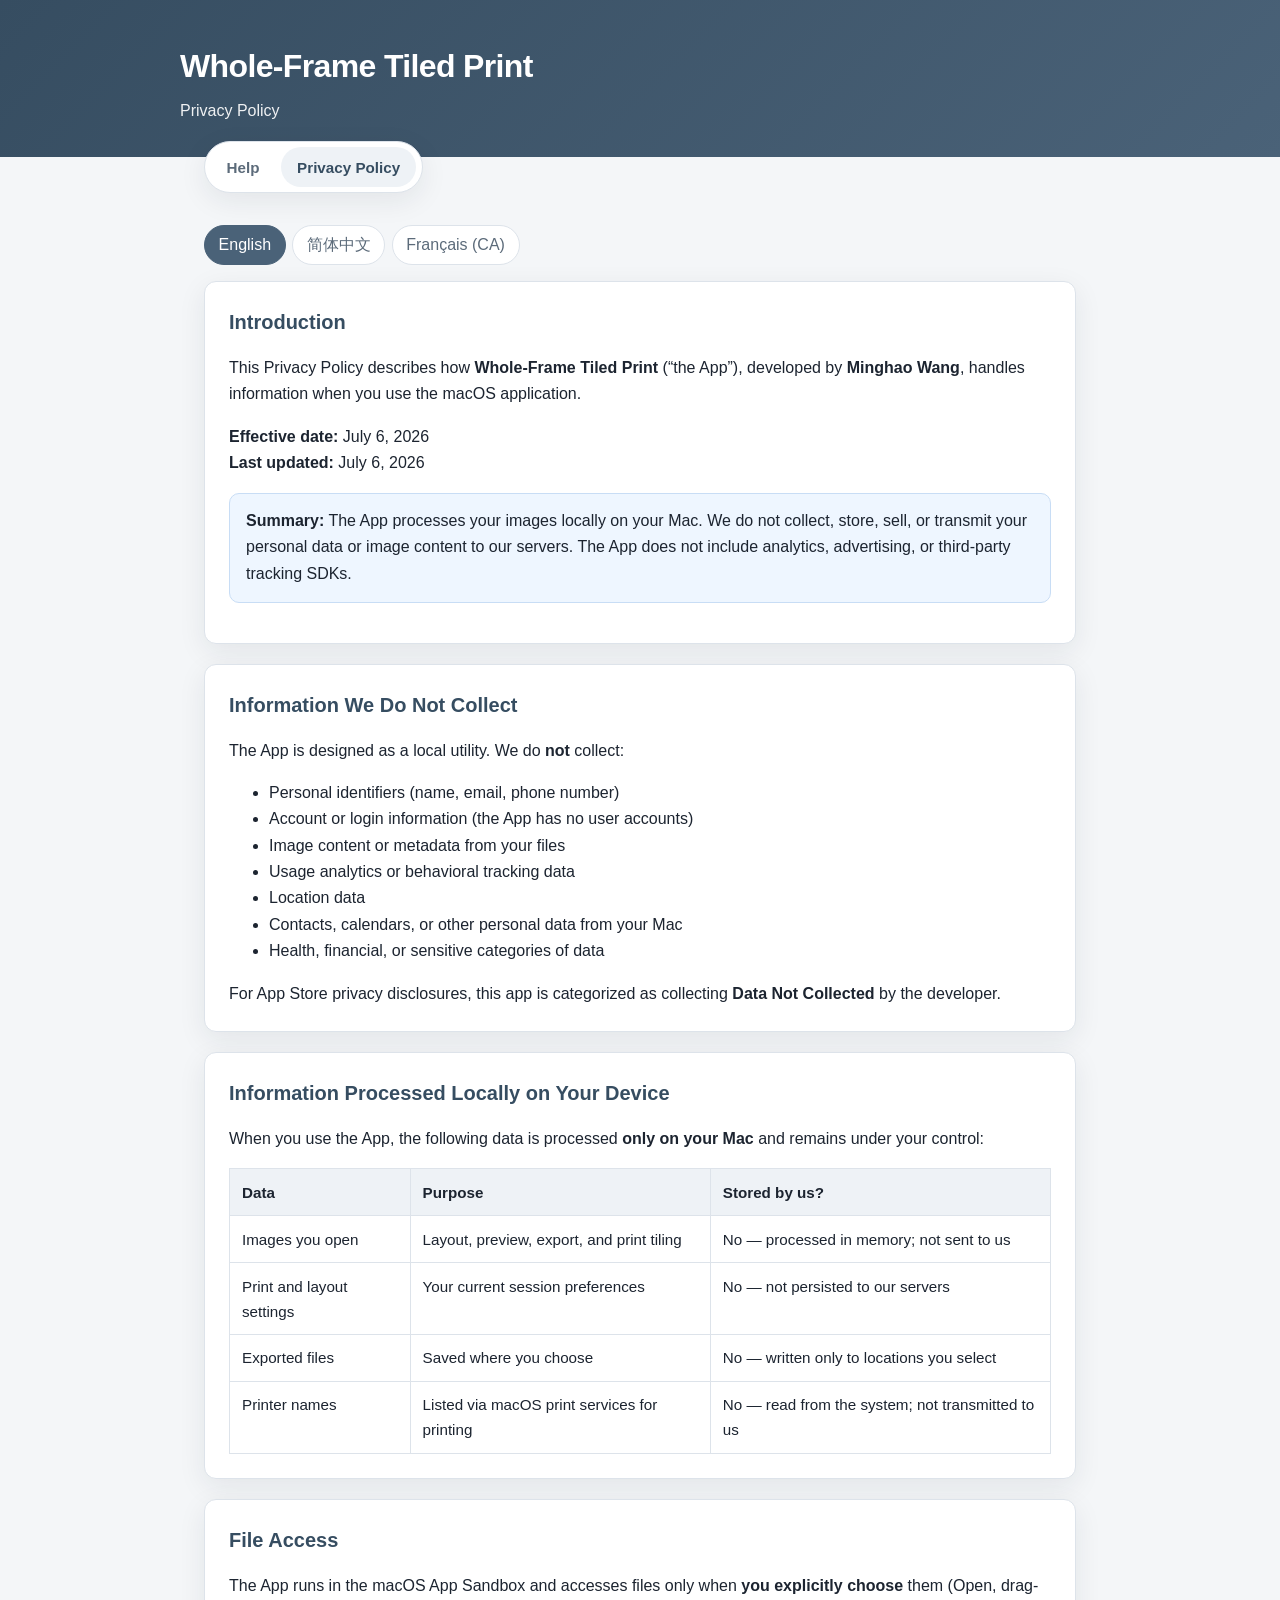
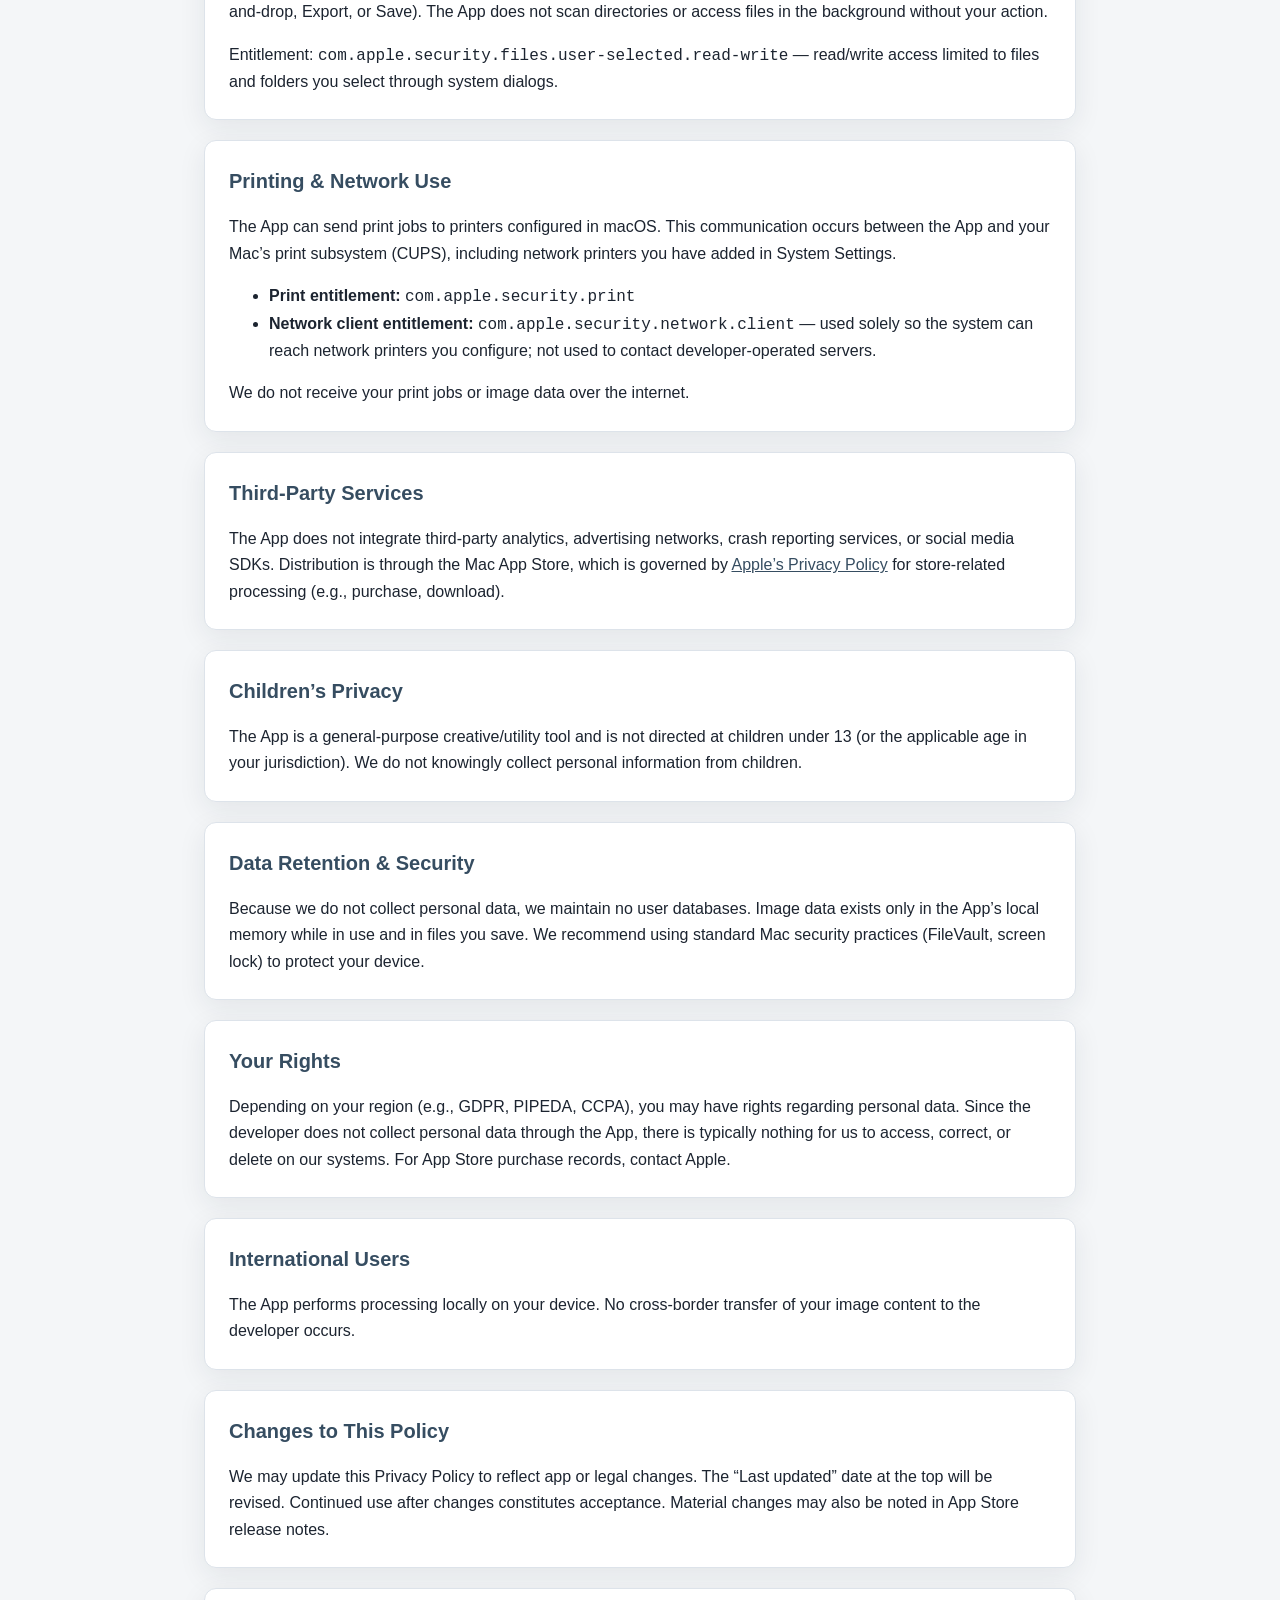
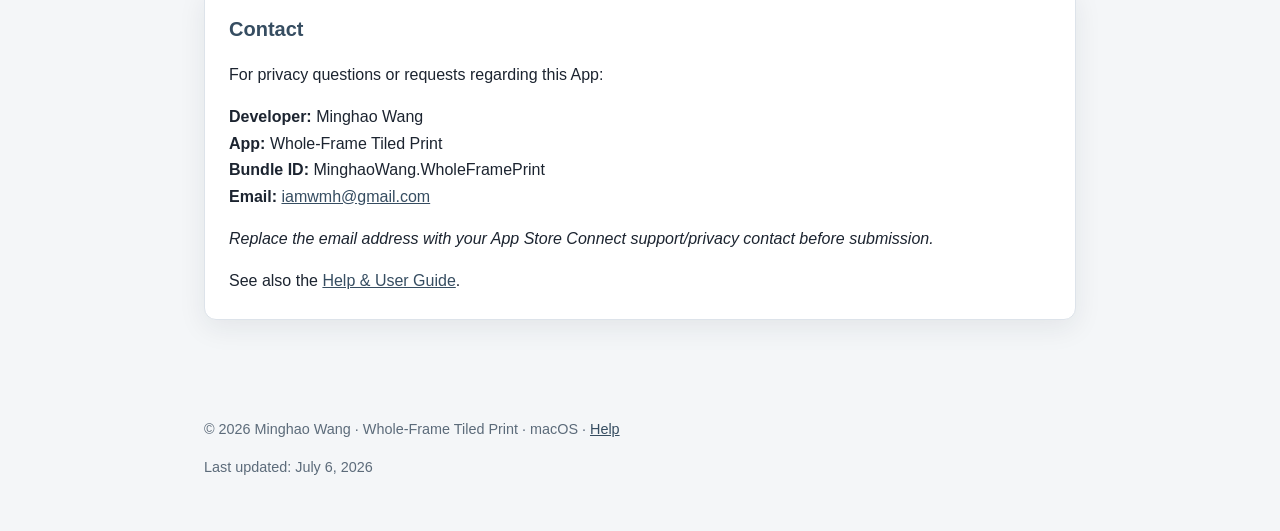
<file: docs/privacy.html>
<!DOCTYPE html>
<html lang="en">
<head>
  <meta charset="utf-8">
  <meta name="viewport" content="width=device-width, initial-scale=1">
  <meta name="description" content="Privacy Policy for Whole-Frame Tiled Print — local image processing, no data collection.">
  <title>Privacy Policy — Whole-Frame Tiled Print</title>
  <link rel="stylesheet" href="styles.css">
</head>
<body>
  <header class="site-header">
    <div class="wrap">
      <h1>Whole-Frame Tiled Print</h1>
      <p id="header-subtitle">Privacy Policy</p>
    </div>
  </header>

  <nav class="top-nav" aria-label="Site">
    <ul>
      <li><a href="index.html">Help</a></li>
      <li><a href="privacy.html" class="active">Privacy Policy</a></li>
    </ul>
  </nav>

  <main>
    <div class="lang-tabs" role="tablist" aria-label="Language">
      <button type="button" class="active" data-lang="en" aria-selected="true">English</button>
      <button type="button" data-lang="zh" aria-selected="false">简体中文</button>
      <button type="button" data-lang="fr" aria-selected="false">Français (CA)</button>
    </div>

    <!-- English -->
    <div class="lang-panel active" id="panel-en" lang="en">
      <section class="card">
        <h2>Introduction</h2>
        <p>This Privacy Policy describes how <strong>Whole-Frame Tiled Print</strong> (“the App”), developed by <strong>Minghao Wang</strong>, handles information when you use the macOS application.</p>
        <p><strong>Effective date:</strong> July 6, 2026<br>
        <strong>Last updated:</strong> July 6, 2026</p>
        <div class="notice"><strong>Summary:</strong> The App processes your images locally on your Mac. We do not collect, store, sell, or transmit your personal data or image content to our servers. The App does not include analytics, advertising, or third-party tracking SDKs.</div>
      </section>

      <section class="card">
        <h2>Information We Do Not Collect</h2>
        <p>The App is designed as a local utility. We do <strong>not</strong> collect:</p>
        <ul>
          <li>Personal identifiers (name, email, phone number)</li>
          <li>Account or login information (the App has no user accounts)</li>
          <li>Image content or metadata from your files</li>
          <li>Usage analytics or behavioral tracking data</li>
          <li>Location data</li>
          <li>Contacts, calendars, or other personal data from your Mac</li>
          <li>Health, financial, or sensitive categories of data</li>
        </ul>
        <p>For App Store privacy disclosures, this app is categorized as collecting <strong>Data Not Collected</strong> by the developer.</p>
      </section>

      <section class="card">
        <h2>Information Processed Locally on Your Device</h2>
        <p>When you use the App, the following data is processed <strong>only on your Mac</strong> and remains under your control:</p>
        <table>
          <thead><tr><th>Data</th><th>Purpose</th><th>Stored by us?</th></tr></thead>
          <tbody>
            <tr><td>Images you open</td><td>Layout, preview, export, and print tiling</td><td>No — processed in memory; not sent to us</td></tr>
            <tr><td>Print and layout settings</td><td>Your current session preferences</td><td>No — not persisted to our servers</td></tr>
            <tr><td>Exported files</td><td>Saved where you choose</td><td>No — written only to locations you select</td></tr>
            <tr><td>Printer names</td><td>Listed via macOS print services for printing</td><td>No — read from the system; not transmitted to us</td></tr>
          </tbody>
        </table>
      </section>

      <section class="card">
        <h2>File Access</h2>
        <p>The App runs in the macOS App Sandbox and accesses files only when <strong>you explicitly choose</strong> them (Open, drag-and-drop, Export, or Save). The App does not scan directories or access files in the background without your action.</p>
        <p>Entitlement: <code>com.apple.security.files.user-selected.read-write</code> — read/write access limited to files and folders you select through system dialogs.</p>
      </section>

      <section class="card">
        <h2>Printing &amp; Network Use</h2>
        <p>The App can send print jobs to printers configured in macOS. This communication occurs between the App and your Mac’s print subsystem (CUPS), including network printers you have added in System Settings.</p>
        <ul>
          <li><strong>Print entitlement:</strong> <code>com.apple.security.print</code></li>
          <li><strong>Network client entitlement:</strong> <code>com.apple.security.network.client</code> — used solely so the system can reach network printers you configure; not used to contact developer-operated servers.</li>
        </ul>
        <p>We do not receive your print jobs or image data over the internet.</p>
      </section>

      <section class="card">
        <h2>Third-Party Services</h2>
        <p>The App does not integrate third-party analytics, advertising networks, crash reporting services, or social media SDKs. Distribution is through the Mac App Store, which is governed by <a href="https://www.apple.com/legal/privacy/" rel="noopener noreferrer">Apple’s Privacy Policy</a> for store-related processing (e.g., purchase, download).</p>
      </section>

      <section class="card">
        <h2>Children’s Privacy</h2>
        <p>The App is a general-purpose creative/utility tool and is not directed at children under 13 (or the applicable age in your jurisdiction). We do not knowingly collect personal information from children.</p>
      </section>

      <section class="card">
        <h2>Data Retention &amp; Security</h2>
        <p>Because we do not collect personal data, we maintain no user databases. Image data exists only in the App’s local memory while in use and in files you save. We recommend using standard Mac security practices (FileVault, screen lock) to protect your device.</p>
      </section>

      <section class="card">
        <h2>Your Rights</h2>
        <p>Depending on your region (e.g., GDPR, PIPEDA, CCPA), you may have rights regarding personal data. Since the developer does not collect personal data through the App, there is typically nothing for us to access, correct, or delete on our systems. For App Store purchase records, contact Apple.</p>
      </section>

      <section class="card">
        <h2>International Users</h2>
        <p>The App performs processing locally on your device. No cross-border transfer of your image content to the developer occurs.</p>
      </section>

      <section class="card">
        <h2>Changes to This Policy</h2>
        <p>We may update this Privacy Policy to reflect app or legal changes. The “Last updated” date at the top will be revised. Continued use after changes constitutes acceptance. Material changes may also be noted in App Store release notes.</p>
      </section>

      <section class="card">
        <h2>Contact</h2>
        <p>For privacy questions or requests regarding this App:</p>
        <p><strong>Developer:</strong> Minghao Wang<br>
        <strong>App:</strong> Whole-Frame Tiled Print<br>
        <strong>Bundle ID:</strong> MinghaoWang.WholeFramePrint<br>
        <strong>Email:</strong> <a href="mailto:iamwmh@gmail.com">iamwmh@gmail.com</a></p>
        <p><em>Replace the email address with your App Store Connect support/privacy contact before submission.</em></p>
        <p>See also the <a href="index.html">Help &amp; User Guide</a>.</p>
      </section>
    </div>

    <!-- 简体中文 -->
    <div class="lang-panel" id="panel-zh" lang="zh-Hans">
      <section class="card">
        <h2>引言</h2>
        <p>本隐私政策说明 <strong>整幅拼接打印（Whole-Frame Tiled Print）</strong>（开发者：<strong>Minghao Wang</strong>）如何处理您使用本 macOS 应用时的相关信息。</p>
        <p><strong>生效日期：</strong>2026 年 7 月 6 日<br>
        <strong>最后更新：</strong>2026 年 7 月 6 日</p>
        <div class="notice"><strong>摘要：</strong>本应用在您的 Mac 上本地处理图片。我们不会收集、存储、出售或向服务器传输您的个人数据或图片内容。本应用不包含分析、广告或第三方追踪 SDK。</div>
      </section>

      <section class="card">
        <h2>我们不收集的信息</h2>
        <ul>
          <li>个人身份信息（姓名、电子邮件、电话）</li>
          <li>账户或登录信息（本应用无用户账户）</li>
          <li>您文件中的图片内容或元数据</li>
          <li>使用分析或行为追踪数据</li>
          <li>位置、通讯录、日历等个人数据</li>
        </ul>
        <p>在 App Store 隐私披露中，本应用属于开发者<strong>不收集数据</strong>类别。</p>
      </section>

      <section class="card">
        <h2>仅在设备本地处理的信息</h2>
        <table>
          <thead><tr><th>数据</th><th>用途</th><th>是否上传至开发者</th></tr></thead>
          <tbody>
            <tr><td>您打开的图片</td><td>拼版、预览、导出、打印</td><td>否</td></tr>
            <tr><td>打印与布局设置</td><td>当前会话偏好</td><td>否</td></tr>
            <tr><td>导出文件</td><td>保存至您选择的位置</td><td>否</td></tr>
            <tr><td>打印机名称</td><td>通过系统打印服务列出</td><td>否</td></tr>
          </tbody>
        </table>
      </section>

      <section class="card">
        <h2>文件访问</h2>
        <p>应用在 macOS 沙盒中运行，仅当您通过打开、拖放、导出或保存<strong>明确选择</strong>文件或文件夹时才访问。不会在后台扫描目录。</p>
      </section>

      <section class="card">
        <h2>打印与网络</h2>
        <p>应用可将打印任务发送至您在 macOS 系统设置中配置的打印机（含网络打印机）。通信仅在应用与系统打印子系统（CUPS）之间进行，<strong>不会</strong>将图片上传至开发者服务器。网络客户端权限仅用于系统连接您配置的网络打印机。</p>
      </section>

      <section class="card">
        <h2>第三方服务</h2>
        <p>本应用未集成第三方分析、广告或社交 SDK。通过 Mac App Store 分发时，购买与下载等由 Apple 按其隐私政策处理。</p>
      </section>

      <section class="card">
        <h2>儿童隐私</h2>
        <p>本应用为通用工具，并非面向 13 岁以下儿童，我们不会故意收集儿童个人信息。</p>
      </section>

      <section class="card">
        <h2>您的权利</h2>
        <p>由于开发者不通过本应用收集个人数据，通常无需向我们请求访问、更正或删除。App Store 购买记录请联系 Apple。</p>
      </section>

      <section class="card">
        <h2>政策变更</h2>
        <p>我们可能更新本政策，并在页首更新日期。重大变更亦可能在 App Store 发行说明中注明。</p>
      </section>

      <section class="card">
        <h2>联系方式</h2>
        <p><strong>开发者：</strong>Minghao Wang<br>
        <strong>Bundle ID：</strong>MinghaoWang.WholeFramePrint<br>
        <strong>电子邮件：</strong> <a href="mailto:iamwmh@gmail.com">iamwmh@gmail.com</a></p>
        <p>请参阅 <a href="index.html">帮助与用户指南</a>。</p>
      </section>
    </div>

    <!-- Français (Canada) -->
    <div class="lang-panel" id="panel-fr" lang="fr-CA">
      <section class="card">
        <h2>Introduction</h2>
        <p>Cette Politique de confidentialité décrit comment <strong>Whole-Frame Tiled Print</strong>, développée par <strong>Minghao Wang</strong>, traite les renseignements lorsque vous utilisez l'application macOS.</p>
        <p><strong>Date d'entrée en vigueur :</strong> 6 juillet 2026<br>
        <strong>Dernière mise à jour :</strong> 6 juillet 2026</p>
        <div class="notice"><strong>Résumé :</strong> L'application traite vos images localement sur votre Mac. Nous ne collectons, ne stockons ni ne transmettons vos données personnelles ou le contenu de vos images à nos serveurs. Aucune analytique, publicité ou SDK de suivi tiers.</div>
      </section>

      <section class="card">
        <h2>Renseignements que nous ne collectons pas</h2>
        <ul>
          <li>Identifiants personnels, comptes ou connexion</li>
          <li>Contenu ou métadonnées de vos images</li>
          <li>Données d'analyse ou de suivi comportemental</li>
          <li>Données de localisation ou autres données personnelles</li>
        </ul>
        <p>Pour l'App Store : <strong>Données non collectées</strong> par le développeur.</p>
      </section>

      <section class="card">
        <h2>Traitement local sur votre appareil</h2>
        <p>Les images, paramètres d'impression et fichiers exportés sont traités uniquement sur votre Mac et ne nous sont pas transmis.</p>
      </section>

      <section class="card">
        <h2>Accès aux fichiers</h2>
        <p>L'application fonctionne dans le bac à sable macOS et n'accède aux fichiers que lorsque vous les sélectionnez explicitement.</p>
      </section>

      <section class="card">
        <h2>Impression et réseau</h2>
        <p>L'impression utilise les services système (CUPS), y compris les imprimantes réseau que vous configurez. L'accès réseau client sert uniquement à cette communication système, pas à contacter nos serveurs.</p>
      </section>

      <section class="card">
        <h2>Services tiers</h2>
        <p>Aucune analytique, publicité ou SDK social tiers. La distribution via le Mac App Store est régie par la politique de confidentialité d'Apple.</p>
      </section>

      <section class="card">
        <h2>Enfants</h2>
        <p>L'application n'est pas destinée aux enfants de moins de 13 ans et ne collecte pas sciemment leurs renseignements.</p>
      </section>

      <section class="card">
        <h2>Contact</h2>
        <p><strong>Développeur :</strong> Minghao Wang<br>
        <strong>Courriel :</strong> <a href="mailto:iamwmh@gmail.com">iamwmh@gmail.com</a></p>
        <p>Consultez l'<a href="index.html">Aide</a>.</p>
      </section>
    </div>
  </main>

  <footer class="site-footer">
    <p>© 2026 Minghao Wang · Whole-Frame Tiled Print · macOS · <a href="index.html">Help</a></p>
    <p>Last updated: July 6, 2026</p>
  </footer>

  <script>
    const tabs = document.querySelectorAll('.lang-tabs button');
    const panels = { en: document.getElementById('panel-en'), zh: document.getElementById('panel-zh'), fr: document.getElementById('panel-fr') };
    const subtitles = { en: 'Privacy Policy', zh: '隐私政策', fr: 'Politique de confidentialité' };
    tabs.forEach(btn => btn.addEventListener('click', () => {
      const lang = btn.dataset.lang;
      tabs.forEach(b => { b.classList.toggle('active', b === btn); b.setAttribute('aria-selected', b === btn); });
      Object.entries(panels).forEach(([k, p]) => p.classList.toggle('active', k === lang));
      document.getElementById('header-subtitle').textContent = subtitles[lang];
      document.documentElement.lang = lang === 'zh' ? 'zh-Hans' : lang === 'fr' ? 'fr-CA' : 'en';
    }));
  </script>
</body>
</html>
</file>
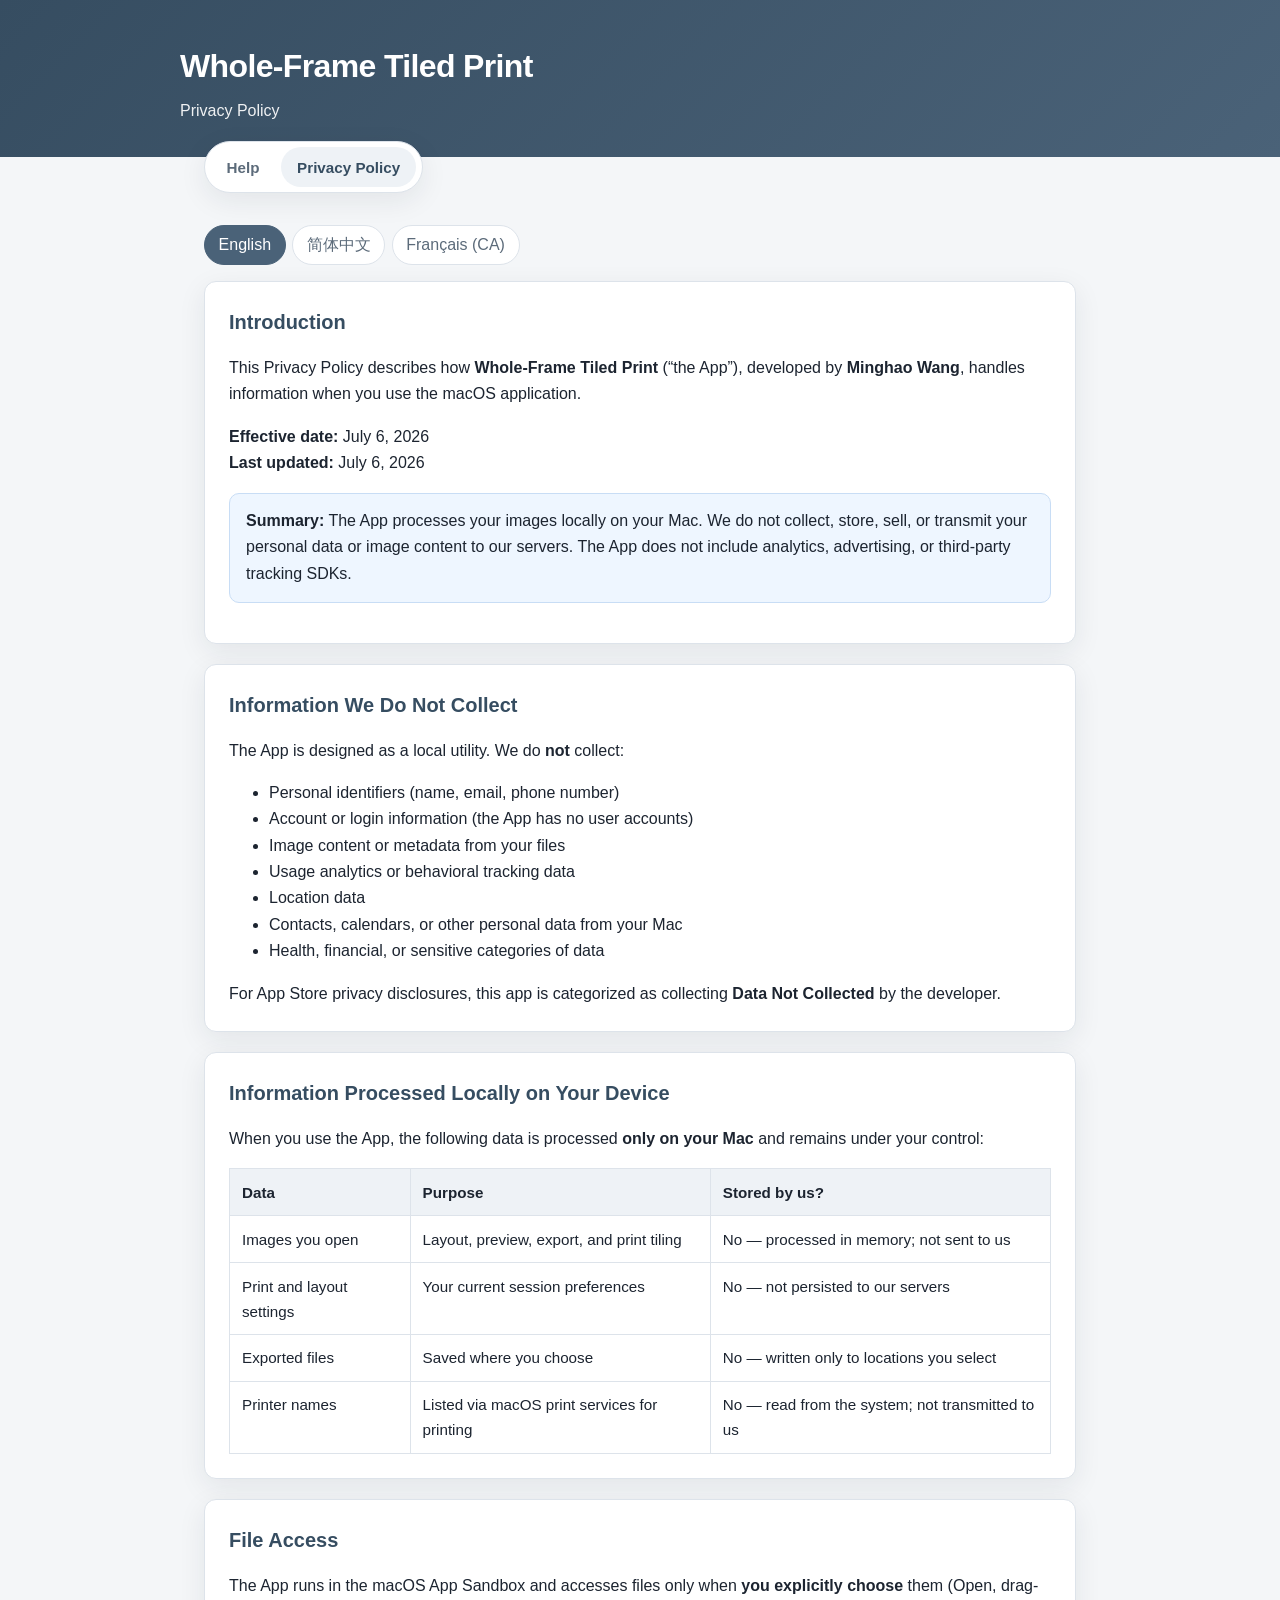
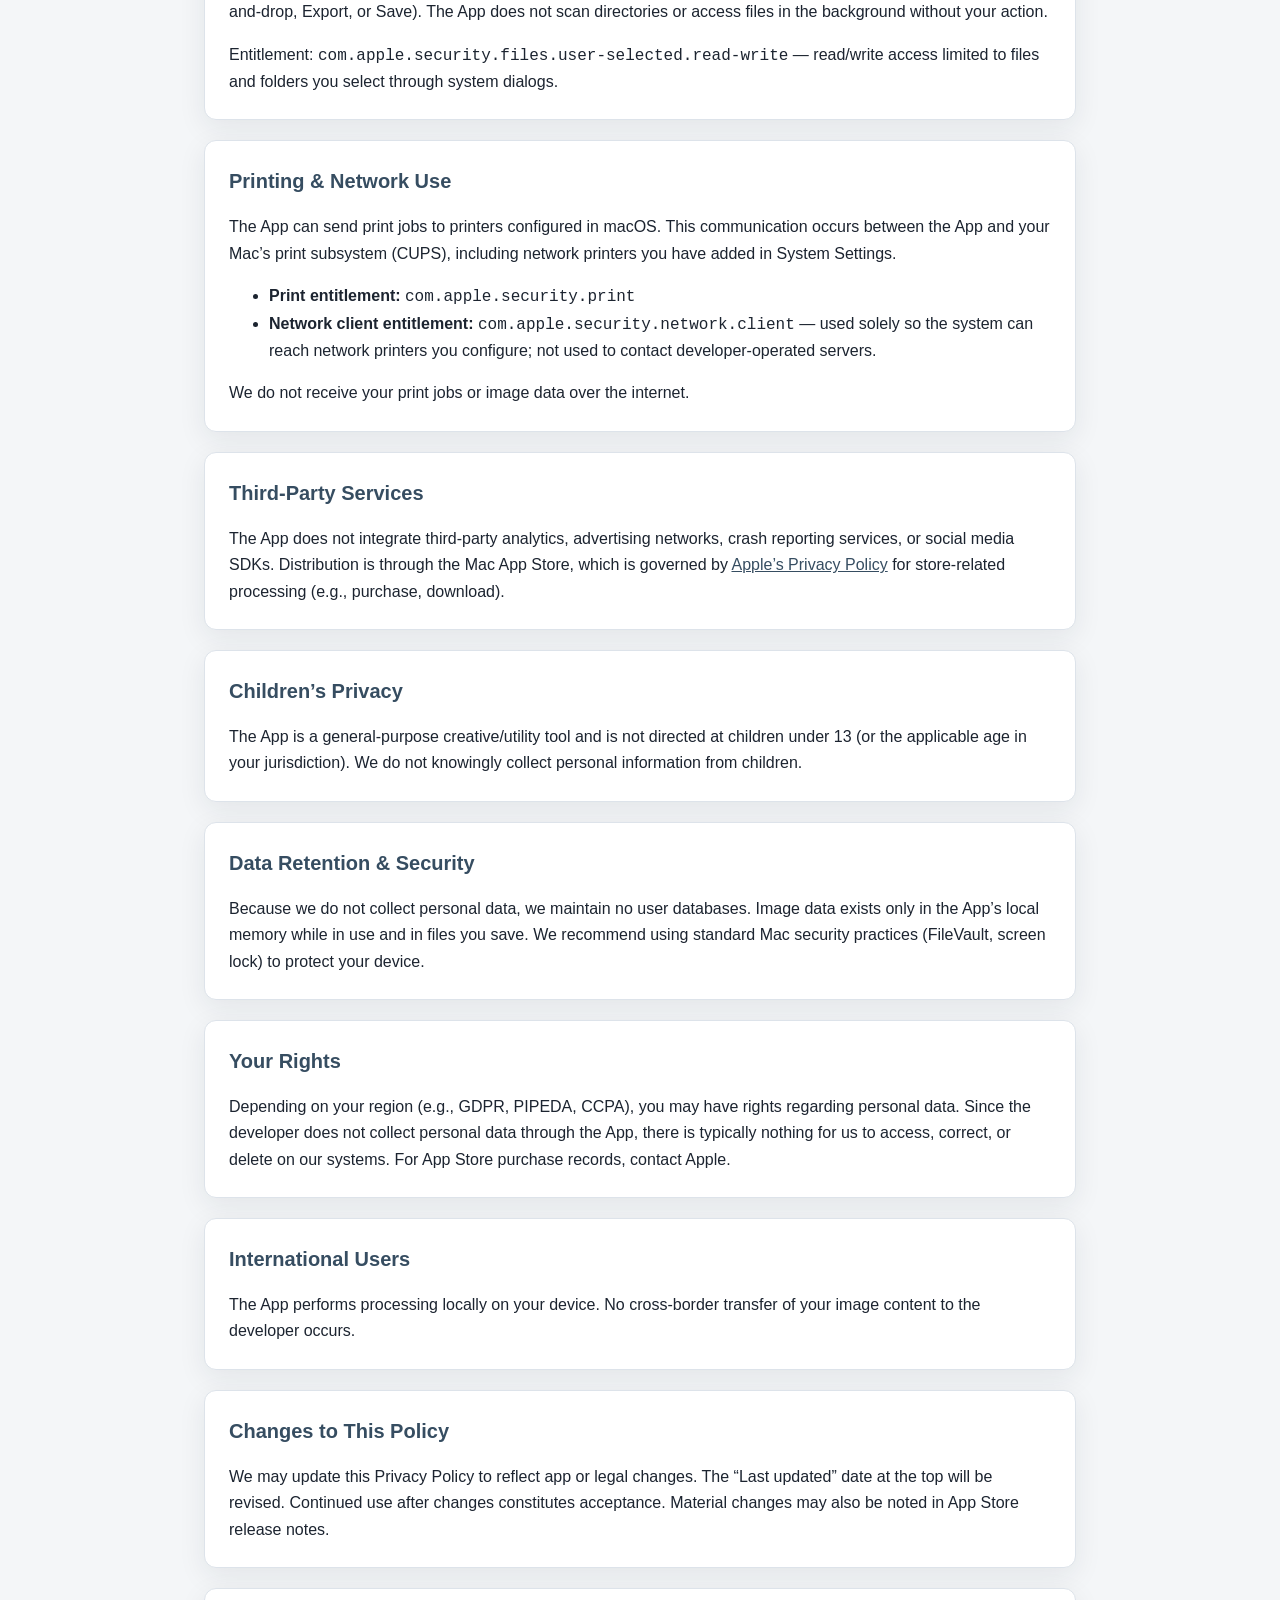
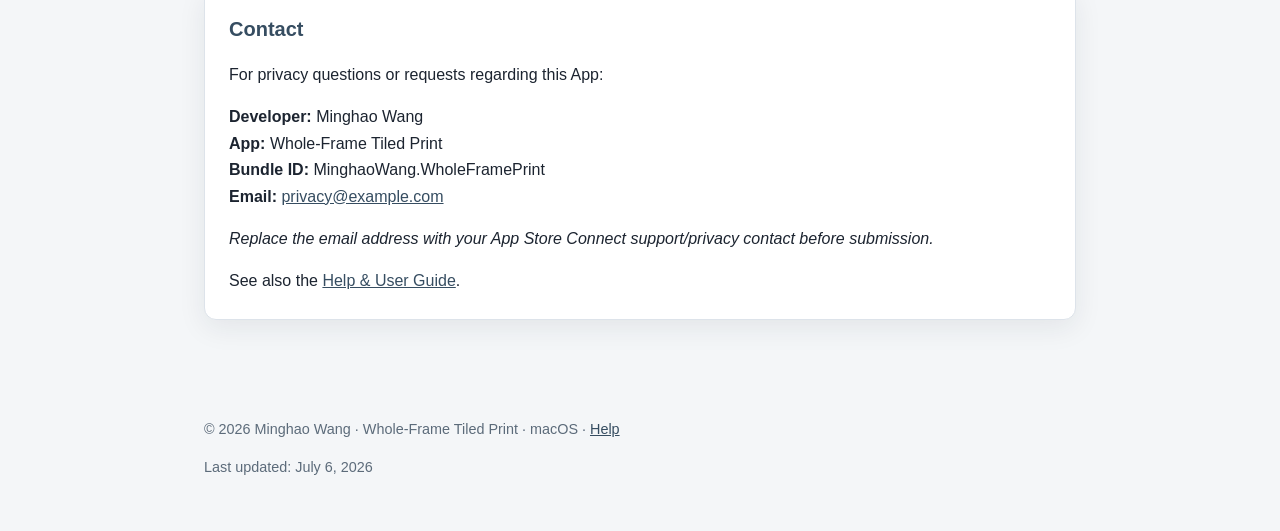
<file: WholeFramePrint/Help/privacy.html>
<!DOCTYPE html>
<html lang="en">
<head>
  <meta charset="utf-8">
  <meta name="viewport" content="width=device-width, initial-scale=1">
  <meta name="description" content="Privacy Policy for Whole-Frame Tiled Print — local image processing, no data collection.">
  <title>Privacy Policy — Whole-Frame Tiled Print</title>
  <link rel="stylesheet" href="styles.css">
</head>
<body>
  <header class="site-header">
    <div class="wrap">
      <h1>Whole-Frame Tiled Print</h1>
      <p id="header-subtitle">Privacy Policy</p>
    </div>
  </header>

  <nav class="top-nav" aria-label="Site">
    <ul>
      <li><a href="index.html">Help</a></li>
      <li><a href="privacy.html" class="active">Privacy Policy</a></li>
    </ul>
  </nav>

  <main>
    <div class="lang-tabs" role="tablist" aria-label="Language">
      <button type="button" class="active" data-lang="en" aria-selected="true">English</button>
      <button type="button" data-lang="zh" aria-selected="false">简体中文</button>
      <button type="button" data-lang="fr" aria-selected="false">Français (CA)</button>
    </div>

    <!-- English -->
    <div class="lang-panel active" id="panel-en" lang="en">
      <section class="card">
        <h2>Introduction</h2>
        <p>This Privacy Policy describes how <strong>Whole-Frame Tiled Print</strong> (“the App”), developed by <strong>Minghao Wang</strong>, handles information when you use the macOS application.</p>
        <p><strong>Effective date:</strong> July 6, 2026<br>
        <strong>Last updated:</strong> July 6, 2026</p>
        <div class="notice"><strong>Summary:</strong> The App processes your images locally on your Mac. We do not collect, store, sell, or transmit your personal data or image content to our servers. The App does not include analytics, advertising, or third-party tracking SDKs.</div>
      </section>

      <section class="card">
        <h2>Information We Do Not Collect</h2>
        <p>The App is designed as a local utility. We do <strong>not</strong> collect:</p>
        <ul>
          <li>Personal identifiers (name, email, phone number)</li>
          <li>Account or login information (the App has no user accounts)</li>
          <li>Image content or metadata from your files</li>
          <li>Usage analytics or behavioral tracking data</li>
          <li>Location data</li>
          <li>Contacts, calendars, or other personal data from your Mac</li>
          <li>Health, financial, or sensitive categories of data</li>
        </ul>
        <p>For App Store privacy disclosures, this app is categorized as collecting <strong>Data Not Collected</strong> by the developer.</p>
      </section>

      <section class="card">
        <h2>Information Processed Locally on Your Device</h2>
        <p>When you use the App, the following data is processed <strong>only on your Mac</strong> and remains under your control:</p>
        <table>
          <thead><tr><th>Data</th><th>Purpose</th><th>Stored by us?</th></tr></thead>
          <tbody>
            <tr><td>Images you open</td><td>Layout, preview, export, and print tiling</td><td>No — processed in memory; not sent to us</td></tr>
            <tr><td>Print and layout settings</td><td>Your current session preferences</td><td>No — not persisted to our servers</td></tr>
            <tr><td>Exported files</td><td>Saved where you choose</td><td>No — written only to locations you select</td></tr>
            <tr><td>Printer names</td><td>Listed via macOS print services for printing</td><td>No — read from the system; not transmitted to us</td></tr>
          </tbody>
        </table>
      </section>

      <section class="card">
        <h2>File Access</h2>
        <p>The App runs in the macOS App Sandbox and accesses files only when <strong>you explicitly choose</strong> them (Open, drag-and-drop, Export, or Save). The App does not scan directories or access files in the background without your action.</p>
        <p>Entitlement: <code>com.apple.security.files.user-selected.read-write</code> — read/write access limited to files and folders you select through system dialogs.</p>
      </section>

      <section class="card">
        <h2>Printing &amp; Network Use</h2>
        <p>The App can send print jobs to printers configured in macOS. This communication occurs between the App and your Mac’s print subsystem (CUPS), including network printers you have added in System Settings.</p>
        <ul>
          <li><strong>Print entitlement:</strong> <code>com.apple.security.print</code></li>
          <li><strong>Network client entitlement:</strong> <code>com.apple.security.network.client</code> — used solely so the system can reach network printers you configure; not used to contact developer-operated servers.</li>
        </ul>
        <p>We do not receive your print jobs or image data over the internet.</p>
      </section>

      <section class="card">
        <h2>Third-Party Services</h2>
        <p>The App does not integrate third-party analytics, advertising networks, crash reporting services, or social media SDKs. Distribution is through the Mac App Store, which is governed by <a href="https://www.apple.com/legal/privacy/" rel="noopener noreferrer">Apple’s Privacy Policy</a> for store-related processing (e.g., purchase, download).</p>
      </section>

      <section class="card">
        <h2>Children’s Privacy</h2>
        <p>The App is a general-purpose creative/utility tool and is not directed at children under 13 (or the applicable age in your jurisdiction). We do not knowingly collect personal information from children.</p>
      </section>

      <section class="card">
        <h2>Data Retention &amp; Security</h2>
        <p>Because we do not collect personal data, we maintain no user databases. Image data exists only in the App’s local memory while in use and in files you save. We recommend using standard Mac security practices (FileVault, screen lock) to protect your device.</p>
      </section>

      <section class="card">
        <h2>Your Rights</h2>
        <p>Depending on your region (e.g., GDPR, PIPEDA, CCPA), you may have rights regarding personal data. Since the developer does not collect personal data through the App, there is typically nothing for us to access, correct, or delete on our systems. For App Store purchase records, contact Apple.</p>
      </section>

      <section class="card">
        <h2>International Users</h2>
        <p>The App performs processing locally on your device. No cross-border transfer of your image content to the developer occurs.</p>
      </section>

      <section class="card">
        <h2>Changes to This Policy</h2>
        <p>We may update this Privacy Policy to reflect app or legal changes. The “Last updated” date at the top will be revised. Continued use after changes constitutes acceptance. Material changes may also be noted in App Store release notes.</p>
      </section>

      <section class="card">
        <h2>Contact</h2>
        <p>For privacy questions or requests regarding this App:</p>
        <p><strong>Developer:</strong> Minghao Wang<br>
        <strong>App:</strong> Whole-Frame Tiled Print<br>
        <strong>Bundle ID:</strong> MinghaoWang.WholeFramePrint<br>
        <strong>Email:</strong> <a href="mailto:privacy@example.com">privacy@example.com</a></p>
        <p><em>Replace the email address with your App Store Connect support/privacy contact before submission.</em></p>
        <p>See also the <a href="index.html">Help &amp; User Guide</a>.</p>
      </section>
    </div>

    <!-- 简体中文 -->
    <div class="lang-panel" id="panel-zh" lang="zh-Hans">
      <section class="card">
        <h2>引言</h2>
        <p>本隐私政策说明 <strong>整幅拼接打印（Whole-Frame Tiled Print）</strong>（开发者：<strong>Minghao Wang</strong>）如何处理您使用本 macOS 应用时的相关信息。</p>
        <p><strong>生效日期：</strong>2026 年 7 月 6 日<br>
        <strong>最后更新：</strong>2026 年 7 月 6 日</p>
        <div class="notice"><strong>摘要：</strong>本应用在您的 Mac 上本地处理图片。我们不会收集、存储、出售或向服务器传输您的个人数据或图片内容。本应用不包含分析、广告或第三方追踪 SDK。</div>
      </section>

      <section class="card">
        <h2>我们不收集的信息</h2>
        <ul>
          <li>个人身份信息（姓名、电子邮件、电话）</li>
          <li>账户或登录信息（本应用无用户账户）</li>
          <li>您文件中的图片内容或元数据</li>
          <li>使用分析或行为追踪数据</li>
          <li>位置、通讯录、日历等个人数据</li>
        </ul>
        <p>在 App Store 隐私披露中，本应用属于开发者<strong>不收集数据</strong>类别。</p>
      </section>

      <section class="card">
        <h2>仅在设备本地处理的信息</h2>
        <table>
          <thead><tr><th>数据</th><th>用途</th><th>是否上传至开发者</th></tr></thead>
          <tbody>
            <tr><td>您打开的图片</td><td>拼版、预览、导出、打印</td><td>否</td></tr>
            <tr><td>打印与布局设置</td><td>当前会话偏好</td><td>否</td></tr>
            <tr><td>导出文件</td><td>保存至您选择的位置</td><td>否</td></tr>
            <tr><td>打印机名称</td><td>通过系统打印服务列出</td><td>否</td></tr>
          </tbody>
        </table>
      </section>

      <section class="card">
        <h2>文件访问</h2>
        <p>应用在 macOS 沙盒中运行，仅当您通过打开、拖放、导出或保存<strong>明确选择</strong>文件或文件夹时才访问。不会在后台扫描目录。</p>
      </section>

      <section class="card">
        <h2>打印与网络</h2>
        <p>应用可将打印任务发送至您在 macOS 系统设置中配置的打印机（含网络打印机）。通信仅在应用与系统打印子系统（CUPS）之间进行，<strong>不会</strong>将图片上传至开发者服务器。网络客户端权限仅用于系统连接您配置的网络打印机。</p>
      </section>

      <section class="card">
        <h2>第三方服务</h2>
        <p>本应用未集成第三方分析、广告或社交 SDK。通过 Mac App Store 分发时，购买与下载等由 Apple 按其隐私政策处理。</p>
      </section>

      <section class="card">
        <h2>儿童隐私</h2>
        <p>本应用为通用工具，并非面向 13 岁以下儿童，我们不会故意收集儿童个人信息。</p>
      </section>

      <section class="card">
        <h2>您的权利</h2>
        <p>由于开发者不通过本应用收集个人数据，通常无需向我们请求访问、更正或删除。App Store 购买记录请联系 Apple。</p>
      </section>

      <section class="card">
        <h2>政策变更</h2>
        <p>我们可能更新本政策，并在页首更新日期。重大变更亦可能在 App Store 发行说明中注明。</p>
      </section>

      <section class="card">
        <h2>联系方式</h2>
        <p><strong>开发者：</strong>Minghao Wang<br>
        <strong>Bundle ID：</strong>MinghaoWang.WholeFramePrint<br>
        <strong>电子邮件：</strong> <a href="mailto:privacy@example.com">privacy@example.com</a></p>
        <p>请参阅 <a href="index.html">帮助与用户指南</a>。</p>
      </section>
    </div>

    <!-- Français (Canada) -->
    <div class="lang-panel" id="panel-fr" lang="fr-CA">
      <section class="card">
        <h2>Introduction</h2>
        <p>Cette Politique de confidentialité décrit comment <strong>Whole-Frame Tiled Print</strong>, développée par <strong>Minghao Wang</strong>, traite les renseignements lorsque vous utilisez l'application macOS.</p>
        <p><strong>Date d'entrée en vigueur :</strong> 6 juillet 2026<br>
        <strong>Dernière mise à jour :</strong> 6 juillet 2026</p>
        <div class="notice"><strong>Résumé :</strong> L'application traite vos images localement sur votre Mac. Nous ne collectons, ne stockons ni ne transmettons vos données personnelles ou le contenu de vos images à nos serveurs. Aucune analytique, publicité ou SDK de suivi tiers.</div>
      </section>

      <section class="card">
        <h2>Renseignements que nous ne collectons pas</h2>
        <ul>
          <li>Identifiants personnels, comptes ou connexion</li>
          <li>Contenu ou métadonnées de vos images</li>
          <li>Données d'analyse ou de suivi comportemental</li>
          <li>Données de localisation ou autres données personnelles</li>
        </ul>
        <p>Pour l'App Store : <strong>Données non collectées</strong> par le développeur.</p>
      </section>

      <section class="card">
        <h2>Traitement local sur votre appareil</h2>
        <p>Les images, paramètres d'impression et fichiers exportés sont traités uniquement sur votre Mac et ne nous sont pas transmis.</p>
      </section>

      <section class="card">
        <h2>Accès aux fichiers</h2>
        <p>L'application fonctionne dans le bac à sable macOS et n'accède aux fichiers que lorsque vous les sélectionnez explicitement.</p>
      </section>

      <section class="card">
        <h2>Impression et réseau</h2>
        <p>L'impression utilise les services système (CUPS), y compris les imprimantes réseau que vous configurez. L'accès réseau client sert uniquement à cette communication système, pas à contacter nos serveurs.</p>
      </section>

      <section class="card">
        <h2>Services tiers</h2>
        <p>Aucune analytique, publicité ou SDK social tiers. La distribution via le Mac App Store est régie par la politique de confidentialité d'Apple.</p>
      </section>

      <section class="card">
        <h2>Enfants</h2>
        <p>L'application n'est pas destinée aux enfants de moins de 13 ans et ne collecte pas sciemment leurs renseignements.</p>
      </section>

      <section class="card">
        <h2>Contact</h2>
        <p><strong>Développeur :</strong> Minghao Wang<br>
        <strong>Courriel :</strong> <a href="mailto:privacy@example.com">privacy@example.com</a></p>
        <p>Consultez l'<a href="index.html">Aide</a>.</p>
      </section>
    </div>
  </main>

  <footer class="site-footer">
    <p>© 2026 Minghao Wang · Whole-Frame Tiled Print · macOS · <a href="index.html">Help</a></p>
    <p>Last updated: July 6, 2026</p>
  </footer>

  <script>
    const tabs = document.querySelectorAll('.lang-tabs button');
    const panels = { en: document.getElementById('panel-en'), zh: document.getElementById('panel-zh'), fr: document.getElementById('panel-fr') };
    const subtitles = { en: 'Privacy Policy', zh: '隐私政策', fr: 'Politique de confidentialité' };
    tabs.forEach(btn => btn.addEventListener('click', () => {
      const lang = btn.dataset.lang;
      tabs.forEach(b => { b.classList.toggle('active', b === btn); b.setAttribute('aria-selected', b === btn); });
      Object.entries(panels).forEach(([k, p]) => p.classList.toggle('active', k === lang));
      document.getElementById('header-subtitle').textContent = subtitles[lang];
      document.documentElement.lang = lang === 'zh' ? 'zh-Hans' : lang === 'fr' ? 'fr-CA' : 'en';
    }));
  </script>
</body>
</html>
</file>
<file: docs/styles.css>
:root {
  --bg: #f4f6f8;
  --surface: #ffffff;
  --text: #1c2430;
  --muted: #5c6b7a;
  --accent: #4a6278;
  --accent-dark: #364d61;
  --border: #dde3ea;
  --gold: #c4a24e;
  --radius: 12px;
  --shadow: 0 8px 28px rgba(28, 36, 48, 0.08);
  --max: 920px;
  --font: -apple-system, BlinkMacSystemFont, "SF Pro Text", "Segoe UI", Helvetica, Arial, sans-serif;
}

* { box-sizing: border-box; }

html { scroll-behavior: smooth; }

body {
  margin: 0;
  font-family: var(--font);
  color: var(--text);
  background: var(--bg);
  line-height: 1.65;
  font-size: 16px;
}

a { color: var(--accent-dark); }

header.site-header {
  background: linear-gradient(135deg, #364d61 0%, #4a6278 100%);
  color: #fff;
  padding: 2.5rem 1.5rem 2rem;
}

header.site-header .wrap {
  max-width: var(--max);
  margin: 0 auto;
}

header.site-header h1 {
  margin: 0 0 0.35rem;
  font-size: clamp(1.6rem, 3vw, 2rem);
  font-weight: 700;
  letter-spacing: -0.02em;
}

header.site-header p {
  margin: 0;
  opacity: 0.92;
  max-width: 52rem;
}

nav.top-nav {
  max-width: var(--max);
  margin: -1rem auto 0;
  padding: 0 1.5rem;
  position: relative;
  z-index: 2;
}

nav.top-nav ul {
  list-style: none;
  margin: 0;
  padding: 0.35rem;
  display: flex;
  flex-wrap: wrap;
  gap: 0.35rem;
  background: var(--surface);
  border: 1px solid var(--border);
  border-radius: 999px;
  box-shadow: var(--shadow);
  width: fit-content;
}

nav.top-nav a {
  display: block;
  padding: 0.45rem 1rem;
  border-radius: 999px;
  text-decoration: none;
  color: var(--muted);
  font-size: 0.95rem;
  font-weight: 600;
}

nav.top-nav a.active,
nav.top-nav a:hover {
  background: #eef2f6;
  color: var(--accent-dark);
}

main {
  max-width: var(--max);
  margin: 0 auto;
  padding: 2rem 1.5rem 4rem;
}

.card {
  background: var(--surface);
  border: 1px solid var(--border);
  border-radius: var(--radius);
  padding: 1.5rem;
  margin-bottom: 1.25rem;
  box-shadow: var(--shadow);
}

.card h2 {
  margin: 0 0 0.75rem;
  font-size: 1.25rem;
  color: var(--accent-dark);
}

.card h3 {
  margin: 1.25rem 0 0.5rem;
  font-size: 1.05rem;
}

.card p:last-child,
.card ul:last-child,
.card ol:last-child { margin-bottom: 0; }

.screenshot {
  width: 100%;
  border-radius: 10px;
  border: 1px solid var(--border);
  display: block;
  margin: 1rem 0;
}

.caption {
  color: var(--muted);
  font-size: 0.92rem;
  margin-top: 0.5rem;
}

.grid-2 {
  display: grid;
  grid-template-columns: repeat(auto-fit, minmax(240px, 1fr));
  gap: 1rem;
}

.feature {
  background: #f8fafc;
  border: 1px solid var(--border);
  border-radius: 10px;
  padding: 1rem;
}

.feature strong { color: var(--accent-dark); }

ol.steps { padding-left: 1.2rem; }
ol.steps li { margin-bottom: 0.65rem; }

table {
  width: 100%;
  border-collapse: collapse;
  font-size: 0.95rem;
}

th, td {
  border: 1px solid var(--border);
  padding: 0.65rem 0.75rem;
  text-align: left;
  vertical-align: top;
}

th { background: #eef2f6; }

.lang-tabs {
  display: flex;
  flex-wrap: wrap;
  gap: 0.4rem;
  margin-bottom: 1rem;
}

.lang-tabs button {
  border: 1px solid var(--border);
  background: #fff;
  color: var(--muted);
  border-radius: 999px;
  padding: 0.35rem 0.85rem;
  font: inherit;
  cursor: pointer;
}

.lang-tabs button.active {
  background: var(--accent);
  border-color: var(--accent);
  color: #fff;
}

.lang-panel { display: none; }
.lang-panel.active { display: block; }

.notice {
  background: #eef6ff;
  border: 1px solid #c8ddf5;
  border-radius: 10px;
  padding: 0.9rem 1rem;
  margin: 1rem 0;
}

footer.site-footer {
  max-width: var(--max);
  margin: 0 auto;
  padding: 0 1.5rem 2.5rem;
  color: var(--muted);
  font-size: 0.9rem;
}

@media (prefers-color-scheme: dark) {
  :root {
    --bg: #121820;
    --surface: #1a2330;
    --text: #e8edf2;
    --muted: #9aa8b6;
    --border: #2a3644;
    --accent: #7a93ab;
    --accent-dark: #b8c9d9;
  }
  nav.top-nav a:hover,
  nav.top-nav a.active { background: #243041; }
  .feature { background: #151d28; }
  th { background: #243041; }
  .notice { background: #1a2840; border-color: #2f4d73; }
}
</file>
<file: WholeFramePrint/Help/styles.css>
:root {
  --bg: #f4f6f8;
  --surface: #ffffff;
  --text: #1c2430;
  --muted: #5c6b7a;
  --accent: #4a6278;
  --accent-dark: #364d61;
  --border: #dde3ea;
  --gold: #c4a24e;
  --radius: 12px;
  --shadow: 0 8px 28px rgba(28, 36, 48, 0.08);
  --max: 920px;
  --font: -apple-system, BlinkMacSystemFont, "SF Pro Text", "Segoe UI", Helvetica, Arial, sans-serif;
}

* { box-sizing: border-box; }

html { scroll-behavior: smooth; }

body {
  margin: 0;
  font-family: var(--font);
  color: var(--text);
  background: var(--bg);
  line-height: 1.65;
  font-size: 16px;
}

a { color: var(--accent-dark); }

header.site-header {
  background: linear-gradient(135deg, #364d61 0%, #4a6278 100%);
  color: #fff;
  padding: 2.5rem 1.5rem 2rem;
}

header.site-header .wrap {
  max-width: var(--max);
  margin: 0 auto;
}

header.site-header h1 {
  margin: 0 0 0.35rem;
  font-size: clamp(1.6rem, 3vw, 2rem);
  font-weight: 700;
  letter-spacing: -0.02em;
}

header.site-header p {
  margin: 0;
  opacity: 0.92;
  max-width: 52rem;
}

nav.top-nav {
  max-width: var(--max);
  margin: -1rem auto 0;
  padding: 0 1.5rem;
  position: relative;
  z-index: 2;
}

nav.top-nav ul {
  list-style: none;
  margin: 0;
  padding: 0.35rem;
  display: flex;
  flex-wrap: wrap;
  gap: 0.35rem;
  background: var(--surface);
  border: 1px solid var(--border);
  border-radius: 999px;
  box-shadow: var(--shadow);
  width: fit-content;
}

nav.top-nav a {
  display: block;
  padding: 0.45rem 1rem;
  border-radius: 999px;
  text-decoration: none;
  color: var(--muted);
  font-size: 0.95rem;
  font-weight: 600;
}

nav.top-nav a.active,
nav.top-nav a:hover {
  background: #eef2f6;
  color: var(--accent-dark);
}

main {
  max-width: var(--max);
  margin: 0 auto;
  padding: 2rem 1.5rem 4rem;
}

.card {
  background: var(--surface);
  border: 1px solid var(--border);
  border-radius: var(--radius);
  padding: 1.5rem;
  margin-bottom: 1.25rem;
  box-shadow: var(--shadow);
}

.card h2 {
  margin: 0 0 0.75rem;
  font-size: 1.25rem;
  color: var(--accent-dark);
}

.card h3 {
  margin: 1.25rem 0 0.5rem;
  font-size: 1.05rem;
}

.card p:last-child,
.card ul:last-child,
.card ol:last-child { margin-bottom: 0; }

.screenshot {
  width: 100%;
  border-radius: 10px;
  border: 1px solid var(--border);
  display: block;
  margin: 1rem 0;
}

.caption {
  color: var(--muted);
  font-size: 0.92rem;
  margin-top: 0.5rem;
}

.grid-2 {
  display: grid;
  grid-template-columns: repeat(auto-fit, minmax(240px, 1fr));
  gap: 1rem;
}

.feature {
  background: #f8fafc;
  border: 1px solid var(--border);
  border-radius: 10px;
  padding: 1rem;
}

.feature strong { color: var(--accent-dark); }

ol.steps { padding-left: 1.2rem; }
ol.steps li { margin-bottom: 0.65rem; }

table {
  width: 100%;
  border-collapse: collapse;
  font-size: 0.95rem;
}

th, td {
  border: 1px solid var(--border);
  padding: 0.65rem 0.75rem;
  text-align: left;
  vertical-align: top;
}

th { background: #eef2f6; }

.lang-tabs {
  display: flex;
  flex-wrap: wrap;
  gap: 0.4rem;
  margin-bottom: 1rem;
}

.lang-tabs button {
  border: 1px solid var(--border);
  background: #fff;
  color: var(--muted);
  border-radius: 999px;
  padding: 0.35rem 0.85rem;
  font: inherit;
  cursor: pointer;
}

.lang-tabs button.active {
  background: var(--accent);
  border-color: var(--accent);
  color: #fff;
}

.lang-panel { display: none; }
.lang-panel.active { display: block; }

.notice {
  background: #eef6ff;
  border: 1px solid #c8ddf5;
  border-radius: 10px;
  padding: 0.9rem 1rem;
  margin: 1rem 0;
}

footer.site-footer {
  max-width: var(--max);
  margin: 0 auto;
  padding: 0 1.5rem 2.5rem;
  color: var(--muted);
  font-size: 0.9rem;
}

@media (prefers-color-scheme: dark) {
  :root {
    --bg: #121820;
    --surface: #1a2330;
    --text: #e8edf2;
    --muted: #9aa8b6;
    --border: #2a3644;
    --accent: #7a93ab;
    --accent-dark: #b8c9d9;
  }
  nav.top-nav a:hover,
  nav.top-nav a.active { background: #243041; }
  .feature { background: #151d28; }
  th { background: #243041; }
  .notice { background: #1a2840; border-color: #2f4d73; }
}
</file>
